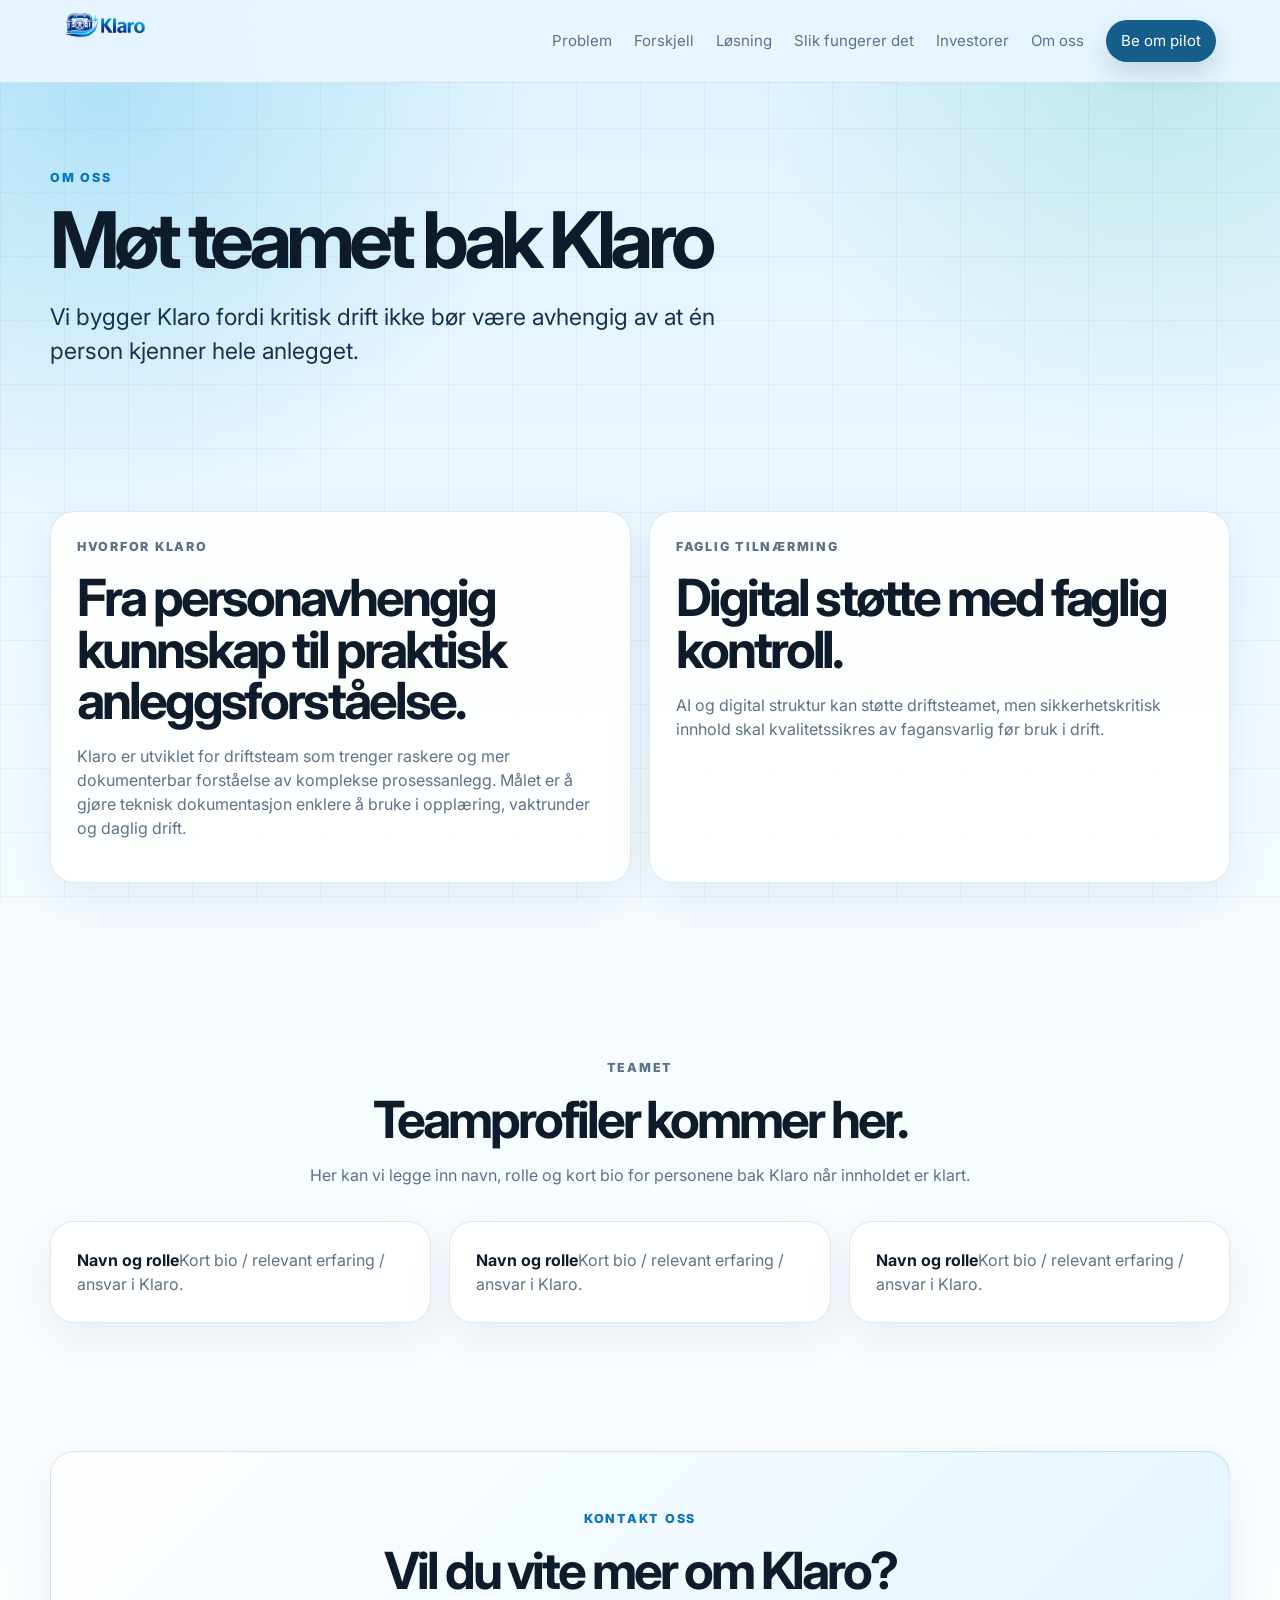
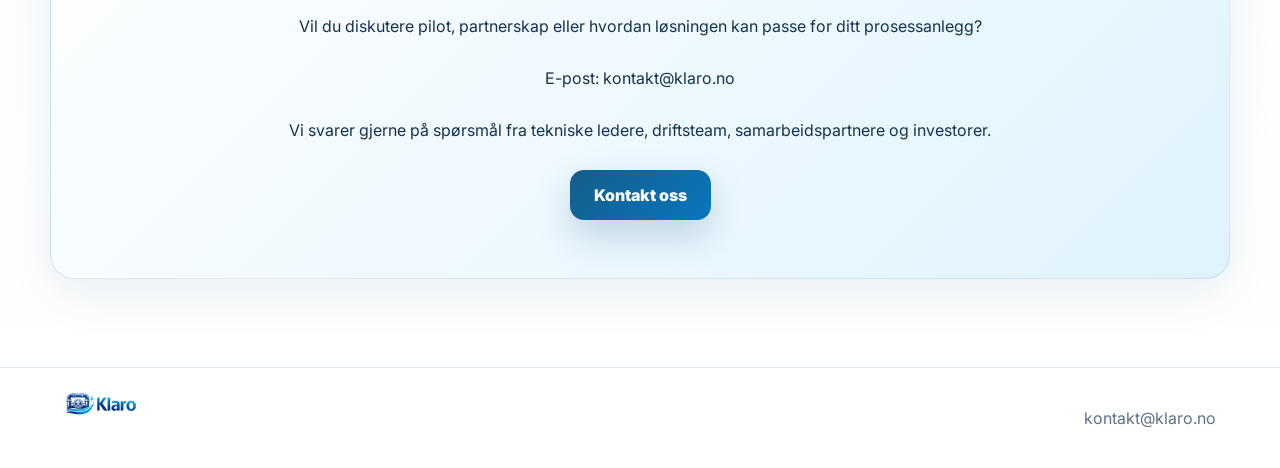
<file: team.html>
<!doctype html>
<html lang="no">
<head><meta charset="utf-8" /><meta name="viewport" content="width=device-width, initial-scale=1" /><title>Om oss – Klaro</title><meta name="description" content="Møt teamet bak Klaro og les hvorfor vi bygger en plattform for praktisk anleggsforståelse, SOP-er og presis opplæring." /><link rel="stylesheet" href="style.css?v=11" /></head>
<body>
<header class="nav"><a class="brand" href="index.html#top" aria-label="Klaro startside"><img src="klaro-logo.png?v=11" alt="Klaro" /></a><nav class="nav-links" aria-label="Hovedmeny"><a href="index.html#problem">Problem</a><a href="index.html#difference">Forskjell</a><a href="index.html#solution">Løsning</a><a href="index.html#how">Slik fungerer det</a><a href="index.html#investors">Investorer</a><a href="team.html">Om oss</a><a href="index.html#pilot" class="nav-cta">Be om pilot</a></nav></header>
<main><section class="team-hero shell"><p class="eyebrow">Om oss</p><h1>Møt teamet bak Klaro</h1><p class="lead">Vi bygger Klaro fordi kritisk drift ikke bør være avhengig av at én person kjenner hele anlegget.</p></section><section class="section shell about-grid"><div class="about-card"><p class="kicker">Hvorfor Klaro</p><h2>Fra personavhengig kunnskap til praktisk anleggsforståelse.</h2><p>Klaro er utviklet for driftsteam som trenger raskere og mer dokumenterbar forståelse av komplekse prosessanlegg. Målet er å gjøre teknisk dokumentasjon enklere å bruke i opplæring, vaktrunder og daglig drift.</p></div><div class="about-card"><p class="kicker">Faglig tilnærming</p><h2>Digital støtte med faglig kontroll.</h2><p>AI og digital struktur kan støtte driftsteamet, men sikkerhetskritisk innhold skal kvalitetssikres av fagansvarlig før bruk i drift.</p></div></section><section class="section shell"><div class="section-header center"><p class="kicker">Teamet</p><h2>Teamprofiler kommer her.</h2><p>Her kan vi legge inn navn, rolle og kort bio for personene bak Klaro når innholdet er klart.</p></div><div class="team-placeholder"><div><strong>Navn og rolle</strong><span>Kort bio / relevant erfaring / ansvar i Klaro.</span></div><div><strong>Navn og rolle</strong><span>Kort bio / relevant erfaring / ansvar i Klaro.</span></div><div><strong>Navn og rolle</strong><span>Kort bio / relevant erfaring / ansvar i Klaro.</span></div></div></section><section class="section shell contact-section"><div class="pilot-card"><p class="kicker">Kontakt oss</p><h2>Vil du vite mer om Klaro?</h2><p>Vil du diskutere pilot, partnerskap eller hvordan løsningen kan passe for ditt prosessanlegg?</p><p>E-post: <a href="mailto:kontakt@klaro.no">kontakt@klaro.no</a></p><p>Vi svarer gjerne på spørsmål fra tekniske ledere, driftsteam, samarbeidspartnere og investorer.</p><a class="button primary" href="mailto:kontakt@klaro.no?subject=Kontakt%20Klaro">Kontakt oss</a></div></section></main><footer class="footer"><div><img src="klaro-logo.png?v=11" alt="Klaro" /></div><a href="mailto:kontakt@klaro.no">kontakt@klaro.no</a></footer></body></html>
</file>
<file: style.css>
@import url('https://fonts.googleapis.com/css2?family=Inter:wght@400;520;650;750;850&display=swap');
:root{--bg:#eaf6ff;--ink:#0d1b2a;--text:#17324d;--muted:#5d7288;--line:#c4def1;--blue:#155d8a;--blue2:#0877bd;--cyan:#42bfe8;--green:#02a886;--shadow:0 24px 70px rgba(26,82,118,.16)}*{box-sizing:border-box}html{scroll-behavior:smooth}body{margin:0;font-family:Inter,system-ui,-apple-system,BlinkMacSystemFont,"Segoe UI",sans-serif;background:linear-gradient(180deg,#dff3ff 0%,#f5fbff 45%,#fff 100%);color:var(--ink);line-height:1.5;overflow-x:hidden}body:before{content:"";position:fixed;inset:0;z-index:-1;background:radial-gradient(circle at 8% 10%,rgba(87,191,232,.35),transparent 30%),radial-gradient(circle at 90% 5%,rgba(2,168,134,.16),transparent 28%),linear-gradient(90deg,rgba(26,82,118,.05) 1px,transparent 1px),linear-gradient(rgba(26,82,118,.05) 1px,transparent 1px);background-size:auto,auto,64px 64px,64px 64px}a{color:inherit;text-decoration:none}.shell{width:min(1180px,calc(100% - 40px));margin-inline:auto}.nav{position:sticky;top:0;z-index:50;display:flex;align-items:center;justify-content:space-between;padding:12px clamp(20px,5vw,72px);background:rgba(234,246,255,.92);backdrop-filter:blur(18px);border-bottom:1px solid rgba(26,82,118,.12)}.brand img{height:58px;max-width:260px;width:auto;object-fit:contain;display:block}.nav-links{display:flex;gap:22px;align-items:center;color:var(--muted);font-size:.94rem}.nav-links a:hover{color:var(--blue)}.nav-cta{padding:10px 15px;border-radius:999px;background:var(--blue);color:#fff!important;box-shadow:0 12px 25px rgba(26,82,118,.18)}.hero{display:grid;grid-template-columns:.9fr 1.1fr;gap:48px;align-items:center;min-height:calc(100vh - 84px);padding:72px 0 82px}.hero-image img,.problem-image img,.product-card img,.gallery-grid img{display:block;width:100%;height:auto}.hero-image{border-radius:30px;overflow:hidden;box-shadow:var(--shadow);border:1px solid rgba(26,82,118,.12);background:#fff}.eyebrow,.kicker{text-transform:uppercase;letter-spacing:.14em;font-size:.78rem;font-weight:850;color:var(--blue2);margin:0 0 16px}h1,h2,h3,p{margin-top:0}h1{font-size:clamp(3rem,6.1vw,6.2rem);line-height:.92;letter-spacing:-.075em;margin-bottom:24px;color:var(--ink)}h2{font-size:clamp(2.05rem,4vw,4.1rem);line-height:1;letter-spacing:-.06em;margin-bottom:18px;color:var(--ink)}h3{letter-spacing:-.025em;margin-bottom:10px}.lead{font-size:clamp(1.2rem,1.8vw,1.55rem);color:var(--text);max-width:670px;margin-bottom:14px}.sublead{font-size:1.05rem;color:var(--muted);max-width:670px;margin-bottom:30px}.trust-note{font-weight:650;color:var(--text)!important}.cta-row{display:flex;gap:14px;flex-wrap:wrap}.button{display:inline-flex;align-items:center;justify-content:center;min-height:50px;padding:0 24px;border-radius:14px;font-weight:850;transition:.18s ease}.button:hover{transform:translateY(-2px)}.button.primary{background:linear-gradient(135deg,var(--blue),var(--blue2));color:#fff;box-shadow:0 16px 36px rgba(26,82,118,.22)}.button.secondary{background:#fff;color:var(--blue);border:1px solid var(--line);box-shadow:0 12px 28px rgba(26,82,118,.08)}.trust-strip{display:flex;flex-wrap:wrap;justify-content:center;gap:12px;padding:18px 20px;background:rgba(255,255,255,.7);border-block:1px solid rgba(26,82,118,.1);color:var(--text)}.trust-strip span{background:#fff;border:1px solid var(--line);padding:9px 14px;border-radius:999px;box-shadow:0 8px 20px rgba(26,82,118,.06)}.section{padding:88px 0}.section-header{max-width:880px;margin-bottom:34px}.section-header.center{text-align:center;margin-inline:auto}.section-header p,.card p,.features p,.steps span,.product-copy p,.investor-grid span,.value-grid span,.gallery-grid figcaption,.faq-grid p,.team-placeholder span,.about-card p{color:var(--muted)}.bridge{padding-top:64px;padding-bottom:64px}.problem-layout,.product-section{display:grid;grid-template-columns:.88fr 1.12fr;gap:42px;align-items:center}.problem-image,.product-card,.video-frame{border-radius:28px;overflow:hidden;box-shadow:var(--shadow);border:1px solid rgba(26,82,118,.12);background:#fff}.cards,.features,.steps,.value-grid,.investor-grid,.faq-grid,.team-placeholder,.about-grid{display:grid;gap:18px}.cards.four{grid-template-columns:repeat(4,1fr)}.features,.steps,.value-grid{grid-template-columns:repeat(4,1fr)}.four-step{grid-template-columns:repeat(4,1fr)}.investor-grid{grid-template-columns:repeat(3,1fr)}.faq-grid,.about-grid{grid-template-columns:repeat(2,1fr)}.team-placeholder{grid-template-columns:repeat(3,1fr)}.card,.features article,.steps div,.value-grid div,.split-panel,.pilot-card,.investor-grid div,.compare-box,details,.team-placeholder div,.about-card{background:rgba(255,255,255,.88);border:1px solid rgba(26,82,118,.13);border-radius:24px;box-shadow:0 16px 45px rgba(26,82,118,.08)}.card,.features article,.steps div,.value-grid div,.investor-grid div,.compare-box,details,.team-placeholder div,.about-card{padding:26px}.icon{width:44px;height:44px;border-radius:14px;display:grid;place-items:center;background:#e4f4ff;color:var(--blue);font-weight:900;margin-bottom:18px}.comparison{display:grid;grid-template-columns:1fr 1fr;gap:18px}.compare-box ul{margin:14px 0 0;padding-left:20px}.compare-box li{margin:8px 0;color:var(--text)}.compare-box.strong{background:linear-gradient(135deg,#fff,#e5f6ff);border-color:#9bccec}.compare-box.muted{background:#fff}.split-panel{display:grid;grid-template-columns:.85fr 1.15fr;gap:46px;padding:42px;background:linear-gradient(135deg,#fff,#edf8ff);margin-bottom:20px}.big-copy{font-size:clamp(1.25rem,2vw,1.7rem);color:var(--text);margin:0}.mid-cta{text-align:center;margin-top:28px}.video-frame{position:relative;aspect-ratio:16/9;background:#07111f}.site-video{display:block;width:100%;height:100%;object-fit:cover;background:#07111f}.video-fallback{display:none;place-items:center;text-align:center;width:100%;height:100%;min-height:320px;background:linear-gradient(135deg,rgba(7,17,31,.92),rgba(21,93,138,.84));color:#fff;padding:32px}.play-icon{display:grid;place-items:center;width:78px;height:78px;border-radius:999px;background:#fff;color:var(--blue);font-size:30px;margin-bottom:18px}.gallery-grid{display:grid;grid-template-columns:repeat(4,1fr);gap:16px}.gallery-grid figure{margin:0;background:#fff;border:1px solid rgba(26,82,118,.13);border-radius:24px;overflow:hidden;box-shadow:0 16px 45px rgba(26,82,118,.08)}.gallery-grid img{aspect-ratio:4/3;object-fit:cover}.gallery-grid figcaption{padding:16px;font-size:.92rem}.pilot{padding:40px 0 100px}.pilot-card{text-align:center;padding:58px 36px;background:linear-gradient(135deg,#fff,#dff3ff)}.pilot-card p:not(.kicker){max-width:760px;margin-inline:auto;color:var(--text);margin-bottom:28px}details summary{font-weight:850;cursor:pointer;color:var(--ink)}details p{margin:14px 0 0}.team-hero{padding:86px 0 40px}.contact-section{padding-top:40px}.footer{display:flex;justify-content:space-between;align-items:center;gap:20px;padding:24px clamp(20px,5vw,72px);border-top:1px solid rgba(26,82,118,.12);background:#fff;color:var(--muted)}.footer img{height:52px;max-width:250px;width:auto;object-fit:contain;display:block}@media(max-width:1060px){.nav-links a:not(.nav-cta){display:none}.hero,.problem-layout,.product-section,.split-panel,.about-grid{grid-template-columns:1fr}.cards.four,.features,.steps,.value-grid,.gallery-grid,.four-step{grid-template-columns:1fr 1fr}.faq-grid,.comparison,.investor-grid,.team-placeholder{grid-template-columns:1fr}}@media(max-width:640px){.shell{width:min(100% - 28px,1180px)}.nav{padding:12px 14px}.brand img{height:42px;max-width:180px}.hero{padding:48px 0 62px;min-height:auto}.cards.four,.features,.steps,.value-grid,.gallery-grid,.four-step{grid-template-columns:1fr}.section{padding:68px 0}.split-panel{padding:28px}.card,.features article,.steps div,.value-grid div,.investor-grid div,.compare-box,details,.team-placeholder div,.about-card{padding:22px}h1{font-size:3.05rem}.footer{flex-direction:column;align-items:flex-start}.video-fallback{min-height:220px}}
</file>
